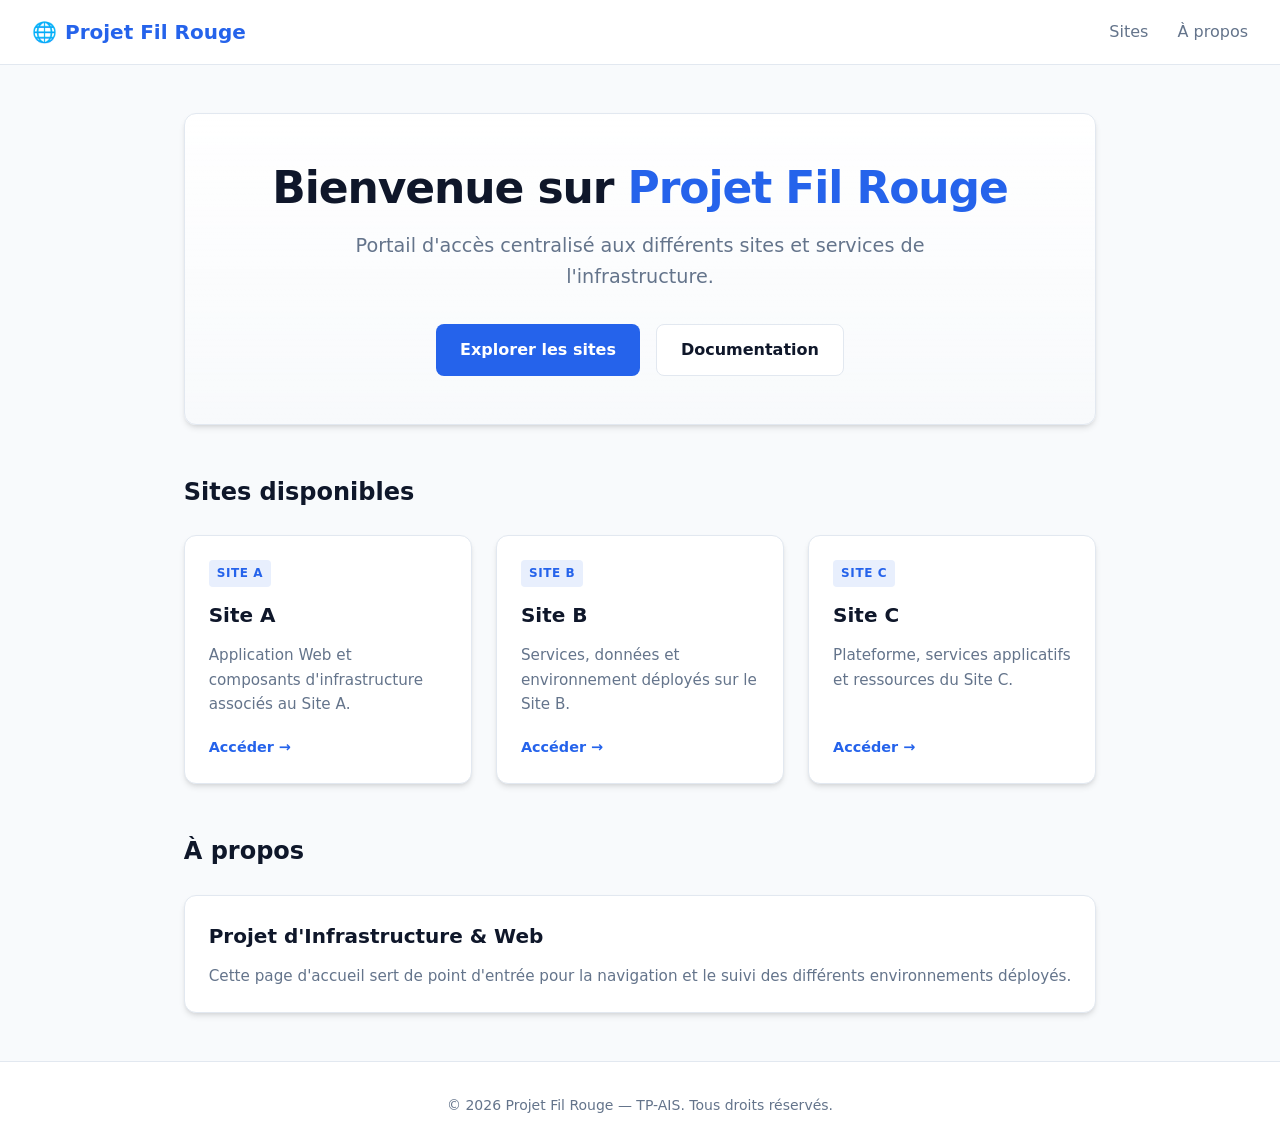
<file: index.html>
<!DOCTYPE html>
<html lang="fr">
<head>
  <meta charset="UTF-8" />
  <meta name="viewport" content="width=device-width, initial-scale=1.0" />
  <title>Bienvenue - Projet Fil Rouge</title>
  <style>
    :root {
      --primary: #2563eb;
      --primary-hover: #1d4ed8;
      --background: #f8fafc;
      --surface: #ffffff;
      --text: #0f172a;
      --text-muted: #64748b;
      --border: #e2e8f0;
      --card-hover: #f1f5f9;
      --radius: 12px;
      --shadow: 0 4px 6px -1px rgb(0 0 0 / 0.1), 0 2px 4px -2px rgb(0 0 0 / 0.1);
      --shadow-lg: 0 10px 15px -3px rgb(0 0 0 / 0.1), 0 4px 6px -4px rgb(0 0 0 / 0.1);
    }

    @media (prefers-color-scheme: dark) {
      :root {
        --primary: #3b82f6;
        --primary-hover: #60a5fa;
        --background: #0f172a;
        --surface: #1e293b;
        --text: #f8fafc;
        --text-muted: #94a3b8;
        --border: #334155;
        --card-hover: #273549;
        --shadow: 0 4px 6px -1px rgb(0 0 0 / 0.3);
        --shadow-lg: 0 10px 15px -3px rgb(0 0 0 / 0.4);
      }
    }

    * {
      box-sizing: border-box;
      margin: 0;
      padding: 0;
    }

    body {
      font-family: system-ui, -apple-system, BlinkMacSystemFont, 'Segoe UI', Roboto, Oxygen, Ubuntu, Cantarell, sans-serif;
      background-color: var(--background);
      color: var(--text);
      line-height: 1.6;
      min-height: 100vh;
      display: flex;
      flex-direction: column;
    }

    header {
      background: var(--surface);
      border-bottom: 1px solid var(--border);
      padding: 1rem 2rem;
      display: flex;
      justify-content: space-between;
      align-items: center;
    }

    .brand {
      font-size: 1.25rem;
      font-weight: 700;
      color: var(--primary);
      text-decoration: none;
      display: flex;
      align-items: center;
      gap: 0.5rem;
    }

    nav a {
      color: var(--text-muted);
      text-decoration: none;
      margin-left: 1.5rem;
      font-weight: 500;
      transition: color 0.2s ease;
    }

    nav a:hover {
      color: var(--primary);
    }

    main {
      flex: 1;
      max-width: 1000px;
      margin: 0 auto;
      padding: 3rem 1.5rem;
      display: flex;
      flex-direction: column;
      gap: 3rem;
    }

    .hero {
      text-align: center;
      padding: 3rem 1rem;
      background: linear-gradient(180deg, var(--surface) 0%, transparent 100%);
      border-radius: var(--radius);
      border: 1px solid var(--border);
      box-shadow: var(--shadow);
    }

    .hero h1 {
      font-size: 2.75rem;
      font-weight: 800;
      letter-spacing: -0.025em;
      margin-bottom: 1rem;
      line-height: 1.2;
    }

    .hero h1 span {
      color: var(--primary);
    }

    .hero p {
      font-size: 1.2rem;
      color: var(--text-muted);
      max-width: 600px;
      margin: 0 auto 2rem auto;
    }

    .cta-buttons {
      display: flex;
      gap: 1rem;
      justify-content: center;
      flex-wrap: wrap;
    }

    .btn {
      display: inline-flex;
      align-items: center;
      gap: 0.5rem;
      padding: 0.75rem 1.5rem;
      font-size: 1rem;
      font-weight: 600;
      border-radius: 8px;
      text-decoration: none;
      transition: all 0.2s ease;
      cursor: pointer;
    }

    .btn-primary {
      background-color: var(--primary);
      color: #ffffff;
      border: none;
    }

    .btn-primary:hover {
      background-color: var(--primary-hover);
      transform: translateY(-1px);
    }

    .btn-secondary {
      background-color: var(--surface);
      color: var(--text);
      border: 1px solid var(--border);
    }

    .btn-secondary:hover {
      background-color: var(--card-hover);
    }

    .grid-section {
      display: flex;
      flex-direction: column;
      gap: 1.5rem;
    }

    .grid-section h2 {
      font-size: 1.5rem;
      font-weight: 700;
    }

    .cards-grid {
      display: grid;
      grid-template-columns: repeat(auto-fit, minmax(280px, 1fr));
      gap: 1.5rem;
    }

    .card {
      background: var(--surface);
      border: 1px solid var(--border);
      border-radius: var(--radius);
      padding: 1.5rem;
      box-shadow: var(--shadow);
      text-decoration: none;
      color: inherit;
      transition: transform 0.2s ease, box-shadow 0.2s ease, border-color 0.2s ease;
      display: flex;
      flex-direction: column;
      gap: 0.75rem;
    }

    .card:hover {
      transform: translateY(-3px);
      box-shadow: var(--shadow-lg);
      border-color: var(--primary);
    }

    .card-badge {
      align-self: flex-start;
      font-size: 0.75rem;
      font-weight: 600;
      text-transform: uppercase;
      letter-spacing: 0.05em;
      padding: 0.25rem 0.5rem;
      border-radius: 4px;
      background: rgba(37, 99, 235, 0.1);
      color: var(--primary);
    }

    .card h3 {
      font-size: 1.25rem;
      font-weight: 600;
    }

    .card p {
      color: var(--text-muted);
      font-size: 0.95rem;
      flex-grow: 1;
    }

    .card .card-link {
      font-size: 0.9rem;
      font-weight: 600;
      color: var(--primary);
      display: inline-flex;
      align-items: center;
      gap: 0.25rem;
      margin-top: 0.5rem;
    }

    footer {
      background: var(--surface);
      border-top: 1px solid var(--border);
      text-align: center;
      padding: 2rem 1rem;
      color: var(--text-muted);
      font-size: 0.875rem;
      margin-top: auto;
    }
  </style>
</head>
<body>
  <header>
    <a href="#" class="brand">
      <span>🌐</span> Projet Fil Rouge
    </a>
    <nav>
      <a href="#sites">Sites</a>
      <a href="#about">À propos</a>
    </nav>
  </header>

  <main>
    <section class="hero">
      <h1>Bienvenue sur <span>Projet Fil Rouge</span></h1>
      <p>Portail d'accès centralisé aux différents sites et services de l'infrastructure.</p>
      <div class="cta-buttons">
        <a href="#sites" class="btn btn-primary">Explorer les sites</a>
        <a href="README.md" class="btn btn-secondary">Documentation</a>
      </div>
    </section>

    <section id="sites" class="grid-section">
      <h2>Sites disponibles</h2>
      <div class="cards-grid">
        <a href="./Site-A/" class="card">
          <span class="card-badge">Site A</span>
          <h3>Site A</h3>
          <p>Application Web et composants d'infrastructure associés au Site A.</p>
          <span class="card-link">Accéder &rarr;</span>
        </a>

        <a href="./Site-B/" class="card">
          <span class="card-badge">Site B</span>
          <h3>Site B</h3>
          <p>Services, données et environnement déployés sur le Site B.</p>
          <span class="card-link">Accéder &rarr;</span>
        </a>

        <a href="./Site-C/" class="card">
          <span class="card-badge">Site C</span>
          <h3>Site C</h3>
          <p>Plateforme, services applicatifs et ressources du Site C.</p>
          <span class="card-link">Accéder &rarr;</span>
        </a>
      </div>
    </section>

    <section id="about" class="grid-section">
      <h2>À propos</h2>
      <div class="card" style="cursor: default;">
        <h3>Projet d'Infrastructure & Web</h3>
        <p>Cette page d'accueil sert de point d'entrée pour la navigation et le suivi des différents environnements déployés.</p>
      </div>
    </section>
  </main>

  <footer>
    <p>&copy; 2026 Projet Fil Rouge — TP-AIS. Tous droits réservés.</p>
  </footer>
</body>
</html>
</file>
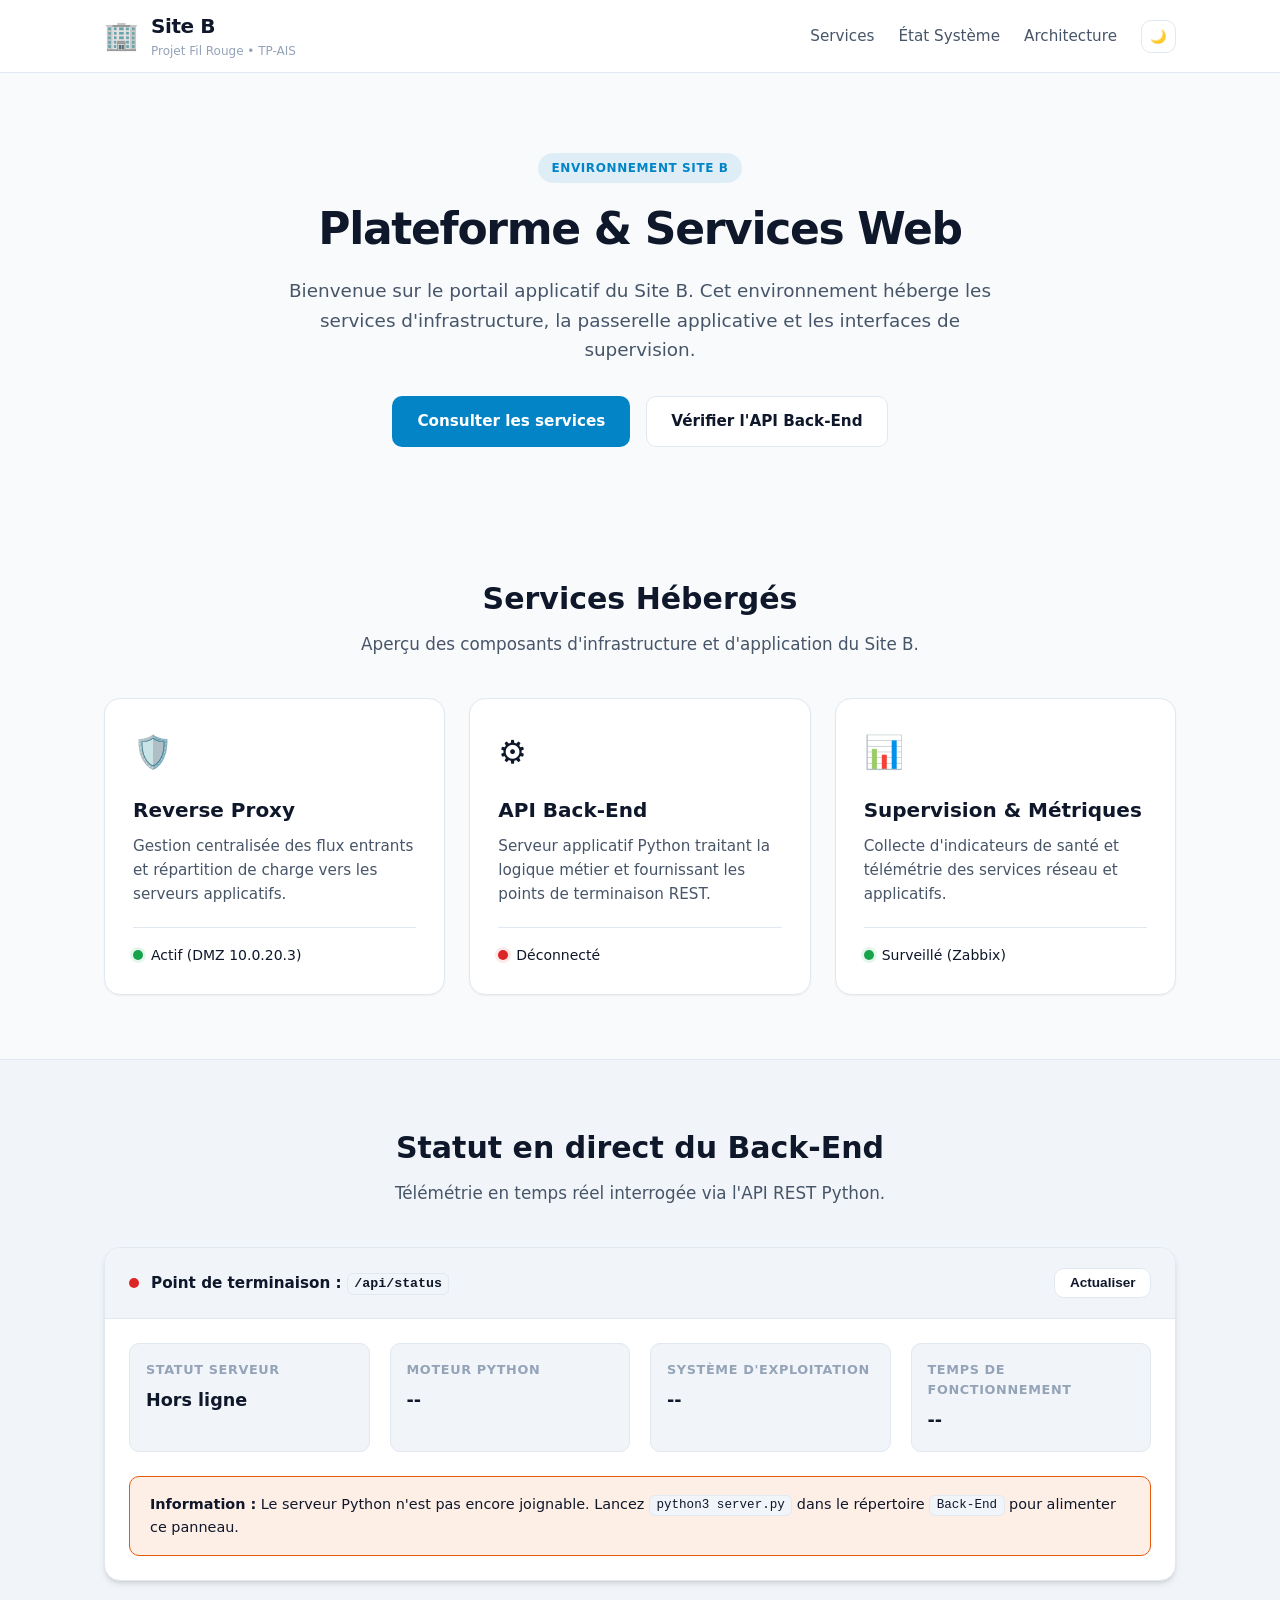
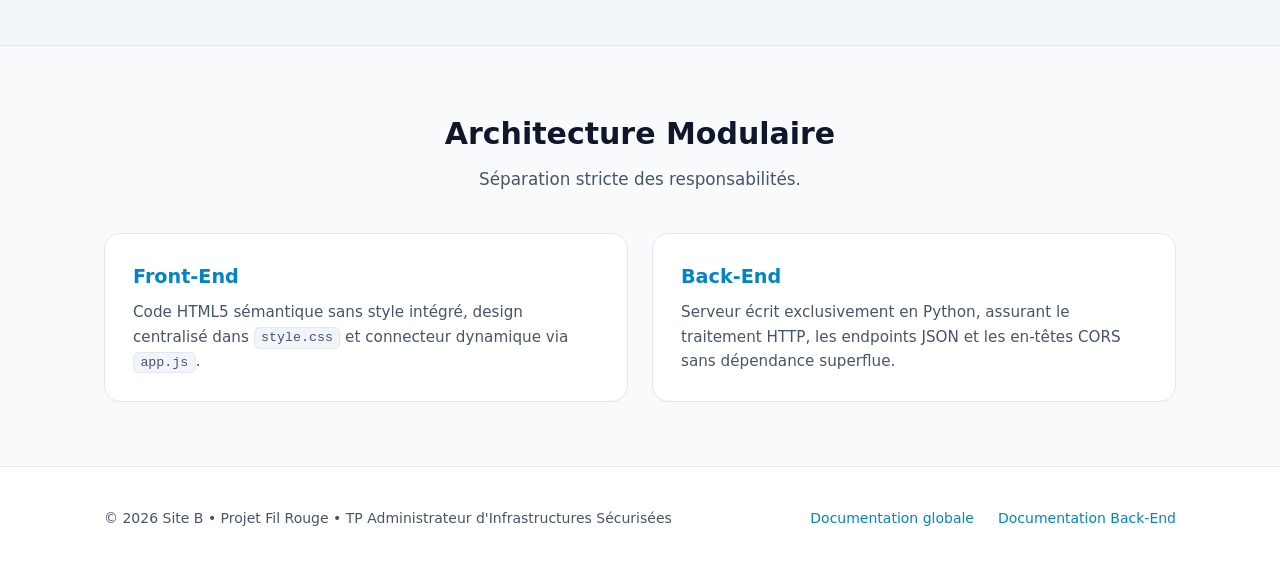
<file: Site-B/Application-Web/Front-End/index.html>
<!DOCTYPE html>
<html lang="fr">
<head>
  <meta charset="UTF-8">
  <meta name="viewport" content="width=device-width, initial-scale=1.0">
  <meta name="description" content="Portail d'accueil - Site B - Projet Fil Rouge">
  <title>Accueil - Site B | Projet Fil Rouge</title>
  <link rel="stylesheet" href="style.css">
  <script src="app.js" defer></script>
</head>
<body>
  <header class="site-header">
    <div class="container header-container">
      <div class="logo-group">
        <span class="logo-icon">🏢</span>
        <div class="logo-text">
          <h1>Site B</h1>
          <span class="sub-title">Projet Fil Rouge &bull; TP-AIS</span>
        </div>
      </div>
      <nav class="nav-menu" aria-label="Navigation principale">
        <a href="#services" class="nav-link">Services</a>
        <a href="#status" class="nav-link">État Système</a>
        <a href="#about" class="nav-link">Architecture</a>
        <button id="theme-toggle" class="btn-icon" aria-label="Basculer le thème">
          <span id="theme-icon" class="theme-icon">🌓</span>
        </button>
      </nav>
    </div>
  </header>

  <main class="main-content">
    <section class="hero-section">
      <div class="container hero-container">
        <span class="badge">Environnement Site B</span>
        <h2 class="hero-title">Plateforme &amp; Services Web</h2>
        <p class="hero-description">
          Bienvenue sur le portail applicatif du Site B. Cet environnement héberge les services
          d'infrastructure, la passerelle applicative et les interfaces de supervision.
        </p>
        <div class="hero-actions">
          <a href="#services" class="btn btn-primary">Consulter les services</a>
          <a href="#status" class="btn btn-outline">Vérifier l'API Back-End</a>
        </div>
      </div>
    </section>

    <section id="services" class="section">
      <div class="container">
        <div class="section-header">
          <h2 class="section-title">Services Hébergés</h2>
          <p class="section-subtitle">Aperçu des composants d'infrastructure et d'application du Site B.</p>
        </div>
        <div id="services-grid" class="grid grid-3">
          <article class="card">
            <div class="card-icon">🛡️</div>
            <h3 class="card-title">Reverse Proxy</h3>
            <p class="card-text">Gestion centralisée des flux entrants et répartition de charge vers les serveurs applicatifs.</p>
            <div class="card-footer">
              <span class="status-indicator online"></span>
              <span class="status-text">Actif (DMZ 10.0.20.3)</span>
            </div>
          </article>

          <article class="card">
            <div class="card-icon">⚙️</div>
            <h3 class="card-title">API Back-End</h3>
            <p class="card-text">Serveur applicatif Python traitant la logique métier et fournissant les points de terminaison REST.</p>
            <div class="card-footer">
              <span id="backend-indicator" class="status-indicator checking"></span>
              <span id="backend-status-text" class="status-text">Connexion en cours...</span>
            </div>
          </article>

          <article class="card">
            <div class="card-icon">📊</div>
            <h3 class="card-title">Supervision &amp; Métriques</h3>
            <p class="card-text">Collecte d'indicateurs de santé et télémétrie des services réseau et applicatifs.</p>
            <div class="card-footer">
              <span class="status-indicator online"></span>
              <span class="status-text">Surveillé (Zabbix)</span>
            </div>
          </article>
        </div>
      </div>
    </section>

    <section id="status" class="section section-alt">
      <div class="container">
        <div class="section-header">
          <h2 class="section-title">Statut en direct du Back-End</h2>
          <p class="section-subtitle">Télémétrie en temps réel interrogée via l'API REST Python.</p>
        </div>
        <div class="status-box">
          <div class="status-box-header">
            <div class="status-box-title">
              <span id="pulse-indicator" class="pulse-dot"></span>
              <span>Point de terminaison : <code>/api/status</code></span>
            </div>
            <button id="refresh-status-btn" class="btn btn-sm btn-outline">
              <span>Actualiser</span>
            </button>
          </div>
          <div class="status-box-body">
            <div class="telemetry-grid">
              <div class="telemetry-item">
                <span class="telemetry-label">Statut Serveur</span>
                <span id="telemetry-status" class="telemetry-value">--</span>
              </div>
              <div class="telemetry-item">
                <span class="telemetry-label">Moteur Python</span>
                <span id="telemetry-version" class="telemetry-value">--</span>
              </div>
              <div class="telemetry-item">
                <span class="telemetry-label">Système d'exploitation</span>
                <span id="telemetry-os" class="telemetry-value">--</span>
              </div>
              <div class="telemetry-item">
                <span class="telemetry-label">Temps de fonctionnement</span>
                <span id="telemetry-uptime" class="telemetry-value">--</span>
              </div>
            </div>
            <div id="connection-alert" class="alert hidden">
              <strong>Information :</strong> Le serveur Python n'est pas encore joignable. Lancez <code>python3 server.py</code> dans le répertoire <code>Back-End</code> pour alimenter ce panneau.
            </div>
          </div>
        </div>
      </div>
    </section>

    <section id="about" class="section">
      <div class="container">
        <div class="section-header">
          <h2 class="section-title">Architecture Modulaire</h2>
          <p class="section-subtitle">Séparation stricte des responsabilités.</p>
        </div>
        <div class="architecture-grid">
          <div class="arch-card">
            <h4>Front-End</h4>
            <p>Code HTML5 sémantique sans style intégré, design centralisé dans <code>style.css</code> et connecteur dynamique via <code>app.js</code>.</p>
          </div>
          <div class="arch-card">
            <h4>Back-End</h4>
            <p>Serveur écrit exclusivement en Python, assurant le traitement HTTP, les endpoints JSON et les en-têtes CORS sans dépendance superflue.</p>
          </div>
        </div>
      </div>
    </section>
  </main>

  <footer class="site-footer">
    <div class="container footer-container">
      <p>&copy; 2026 Site B &bull; Projet Fil Rouge &bull; TP Administrateur d'Infrastructures Sécurisées</p>
      <div class="footer-links">
        <a href="../../README.md">Documentation globale</a>
        <a href="../Back-End/README.md">Documentation Back-End</a>
      </div>
    </div>
  </footer>
</body>
</html>
</file>
<file: Site-B/Application-Web/Front-End/style.css>
/**
 * Site B - Application Web
 * Fichier de styles global (style.css)
 * Architecture : Variables CSS, Base, Composants, Utilitaires, Responsive
 */

/* ==========================================================================
   1. VARIABLES & DESIGN TOKENS
   ========================================================================== */
:root {
  /* Couleurs principales */
  --color-primary: #0284c7;
  --color-primary-hover: #0369a1;
  --color-primary-light: rgba(2, 132, 199, 0.1);
  --color-success: #16a34a;
  --color-success-bg: rgba(22, 163, 74, 0.1);
  --color-warning: #ea580c;
  --color-warning-bg: rgba(234, 88, 12, 0.1);
  --color-danger: #dc2626;

  /* Couleurs de fond et de surface */
  --bg-main: #f8fafc;
  --bg-surface: #ffffff;
  --bg-surface-alt: #f1f5f9;
  --bg-card-hover: #f8fafc;

  /* Typographie & Bordures */
  --text-primary: #0f172a;
  --text-secondary: #475569;
  --text-muted: #94a3b8;
  --border-color: #e2e8f0;
  --border-focus: #0284c7;

  /* Ombres & Rayons */
  --radius-sm: 6px;
  --radius-md: 10px;
  --radius-lg: 16px;
  --radius-full: 9999px;
  --shadow-sm: 0 1px 2px 0 rgb(0 0 0 / 0.05);
  --shadow-md: 0 4px 6px -1px rgb(0 0 0 / 0.1), 0 2px 4px -2px rgb(0 0 0 / 0.1);
  --shadow-lg: 0 10px 15px -3px rgb(0 0 0 / 0.1), 0 4px 6px -4px rgb(0 0 0 / 0.1);

  /* Transitions */
  --transition-fast: 0.15s ease;
  --transition-normal: 0.25s ease;
}

/* Thème sombre manuel ou basé sur les préférences système */
[data-theme="dark"] {
  --color-primary: #38bdf8;
  --color-primary-hover: #7dd3fc;
  --color-primary-light: rgba(56, 189, 248, 0.15);

  --bg-main: #0b1120;
  --bg-surface: #1e293b;
  --bg-surface-alt: #0f172a;
  --bg-card-hover: #273549;

  --text-primary: #f8fafc;
  --text-secondary: #cbd5e1;
  --text-muted: #64748b;
  --border-color: #334155;
  --shadow-md: 0 4px 6px -1px rgb(0 0 0 / 0.3);
  --shadow-lg: 0 10px 15px -3px rgb(0 0 0 / 0.4);
}

@media (prefers-color-scheme: dark) {
  :root:not([data-theme="light"]) {
    --color-primary: #38bdf8;
    --color-primary-hover: #7dd3fc;
    --color-primary-light: rgba(56, 189, 248, 0.15);

    --bg-main: #0b1120;
    --bg-surface: #1e293b;
    --bg-surface-alt: #0f172a;
    --bg-card-hover: #273549;

    --text-primary: #f8fafc;
    --text-secondary: #cbd5e1;
    --text-muted: #64748b;
    --border-color: #334155;
    --shadow-md: 0 4px 6px -1px rgb(0 0 0 / 0.3);
    --shadow-lg: 0 10px 15px -3px rgb(0 0 0 / 0.4);
  }
}

/* ==========================================================================
   2. RESET & BASE
   ========================================================================== */
*, *::before, *::after {
  box-sizing: border-box;
  margin: 0;
  padding: 0;
}

html {
  scroll-behavior: smooth;
}

body {
  font-family: system-ui, -apple-system, BlinkMacSystemFont, "Segoe UI", Roboto, "Helvetica Neue", Arial, sans-serif;
  background-color: var(--bg-main);
  color: var(--text-primary);
  line-height: 1.6;
  min-height: 100vh;
  display: flex;
  flex-direction: column;
}

a {
  color: var(--color-primary);
  text-decoration: none;
  transition: color var(--transition-fast);
}

code {
  font-family: ui-monospace, SFMono-Regular, Menlo, Monaco, Consolas, monospace;
  font-size: 0.875em;
  background-color: var(--bg-surface-alt);
  padding: 0.15rem 0.4rem;
  border-radius: var(--radius-sm);
  border: 1px solid var(--border-color);
}

/* ==========================================================================
   3. CONTENEURS & DISPOSITION
   ========================================================================== */
.container {
  width: 100%;
  max-width: 1120px;
  margin-left: auto;
  margin-right: auto;
  padding-left: 1.5rem;
  padding-right: 1.5rem;
}

.main-content {
  flex: 1;
}

.section {
  padding: 4rem 0;
}

.section-alt {
  background-color: var(--bg-surface-alt);
  border-top: 1px solid var(--border-color);
  border-bottom: 1px solid var(--border-color);
}

.section-header {
  text-align: center;
  margin-bottom: 2.5rem;
}

.section-title {
  font-size: 1.875rem;
  font-weight: 700;
  margin-bottom: 0.5rem;
}

.section-subtitle {
  color: var(--text-secondary);
  font-size: 1.05rem;
}

/* Grilles */
.grid {
  display: grid;
  gap: 1.5rem;
}

.grid-3 {
  grid-template-columns: repeat(auto-fit, minmax(280px, 1fr));
}

/* ==========================================================================
   4. EN-TÊTE & NAVIGATION
   ========================================================================== */
.site-header {
  background-color: var(--bg-surface);
  border-bottom: 1px solid var(--border-color);
  position: sticky;
  top: 0;
  z-index: 50;
  backdrop-filter: blur(8px);
}

.header-container {
  display: flex;
  justify-content: space-between;
  align-items: center;
  height: 4.5rem;
}

.logo-group {
  display: flex;
  align-items: center;
  gap: 0.75rem;
}

.logo-icon {
  font-size: 1.75rem;
}

.logo-text h1 {
  font-size: 1.25rem;
  font-weight: 800;
  letter-spacing: -0.02em;
  color: var(--text-primary);
}

.sub-title {
  font-size: 0.75rem;
  color: var(--text-muted);
  display: block;
}

.nav-menu {
  display: flex;
  align-items: center;
  gap: 1.5rem;
}

.nav-link {
  font-weight: 500;
  font-size: 0.95rem;
  color: var(--text-secondary);
}

.nav-link:hover {
  color: var(--color-primary);
}

/* ==========================================================================
   5. BOUTONS & BADGES
   ========================================================================== */
.btn {
  display: inline-flex;
  align-items: center;
  justify-content: center;
  font-weight: 600;
  font-size: 0.95rem;
  padding: 0.75rem 1.5rem;
  border-radius: var(--radius-md);
  border: 1px solid transparent;
  cursor: pointer;
  transition: all var(--transition-fast);
}

.btn-primary {
  background-color: var(--color-primary);
  color: #ffffff;
}

.btn-primary:hover {
  background-color: var(--color-primary-hover);
  color: #ffffff;
  transform: translateY(-1px);
}

.btn-outline {
  background-color: var(--bg-surface);
  color: var(--text-primary);
  border-color: var(--border-color);
}

.btn-outline:hover {
  background-color: var(--bg-card-hover);
  border-color: var(--color-primary);
}

.btn-sm {
  padding: 0.4rem 0.9rem;
  font-size: 0.85rem;
}

.btn-icon {
  background: transparent;
  border: 1px solid var(--border-color);
  border-radius: var(--radius-md);
  padding: 0.5rem;
  cursor: pointer;
  display: flex;
  align-items: center;
  justify-content: center;
  color: var(--text-primary);
  transition: background-color var(--transition-fast);
}

.btn-icon:hover {
  background-color: var(--bg-surface-alt);
}

.badge {
  display: inline-block;
  font-size: 0.75rem;
  font-weight: 700;
  text-transform: uppercase;
  letter-spacing: 0.05em;
  padding: 0.35rem 0.85rem;
  border-radius: var(--radius-full);
  background-color: var(--color-primary-light);
  color: var(--color-primary);
  margin-bottom: 1.25rem;
}

/* ==========================================================================
   6. HERO SECTION
   ========================================================================== */
.hero-section {
  padding: 5rem 0 4rem;
  text-align: center;
}

.hero-container {
  max-width: 760px;
}

.hero-title {
  font-size: 2.75rem;
  font-weight: 800;
  letter-spacing: -0.03em;
  line-height: 1.2;
  margin-bottom: 1.25rem;
}

.hero-description {
  font-size: 1.15rem;
  color: var(--text-secondary);
  margin-bottom: 2rem;
}

.hero-actions {
  display: flex;
  gap: 1rem;
  justify-content: center;
  flex-wrap: wrap;
}

/* ==========================================================================
   7. CARTES (CARDS)
   ========================================================================== */
.card {
  background-color: var(--bg-surface);
  border: 1px solid var(--border-color);
  border-radius: var(--radius-lg);
  padding: 1.75rem;
  box-shadow: var(--shadow-sm);
  display: flex;
  flex-direction: column;
  transition: transform var(--transition-normal), box-shadow var(--transition-normal), border-color var(--transition-normal);
}

.card:hover {
  transform: translateY(-3px);
  box-shadow: var(--shadow-md);
  border-color: var(--color-primary);
}

.card-icon {
  font-size: 2rem;
  margin-bottom: 1rem;
}

.card-title {
  font-size: 1.25rem;
  font-weight: 700;
  margin-bottom: 0.5rem;
}

.card-text {
  color: var(--text-secondary);
  font-size: 0.95rem;
  flex-grow: 1;
  margin-bottom: 1.25rem;
}

.card-footer {
  display: flex;
  align-items: center;
  gap: 0.5rem;
  padding-top: 1rem;
  border-top: 1px solid var(--border-color);
  font-size: 0.875rem;
  font-weight: 500;
}

/* ==========================================================================
   8. STATUS & TELEMETRIE
   ========================================================================== */
.status-indicator {
  width: 10px;
  height: 10px;
  border-radius: 50%;
  display: inline-block;
}

.status-indicator.online {
  background-color: var(--color-success);
  box-shadow: 0 0 0 3px var(--color-success-bg);
}

.status-indicator.offline {
  background-color: var(--color-danger);
  box-shadow: 0 0 0 3px rgba(220, 38, 38, 0.1);
}

.status-indicator.checking {
  background-color: var(--color-warning);
  box-shadow: 0 0 0 3px var(--color-warning-bg);
}

.status-box {
  background-color: var(--bg-surface);
  border: 1px solid var(--border-color);
  border-radius: var(--radius-lg);
  box-shadow: var(--shadow-md);
  overflow: hidden;
}

.status-box-header {
  display: flex;
  justify-content: space-between;
  align-items: center;
  padding: 1.25rem 1.5rem;
  border-bottom: 1px solid var(--border-color);
  background-color: var(--bg-surface-alt);
}

.status-box-title {
  display: flex;
  align-items: center;
  gap: 0.75rem;
  font-weight: 600;
  font-size: 0.95rem;
}

.pulse-dot {
  width: 10px;
  height: 10px;
  border-radius: 50%;
  background-color: var(--color-success);
  position: relative;
}

.pulse-dot.offline {
  background-color: var(--color-danger);
}

.pulse-dot.checking {
  background-color: var(--color-warning);
}

.status-box-body {
  padding: 1.5rem;
}

.telemetry-grid {
  display: grid;
  grid-template-columns: repeat(auto-fit, minmax(200px, 1fr));
  gap: 1.25rem;
}

.telemetry-item {
  padding: 1rem;
  background-color: var(--bg-surface-alt);
  border: 1px solid var(--border-color);
  border-radius: var(--radius-md);
  display: flex;
  flex-direction: column;
  gap: 0.35rem;
}

.telemetry-label {
  font-size: 0.8rem;
  font-weight: 600;
  color: var(--text-muted);
  text-transform: uppercase;
  letter-spacing: 0.05em;
}

.telemetry-value {
  font-size: 1.1rem;
  font-weight: 700;
  color: var(--text-primary);
}

/* Alertes */
.alert {
  margin-top: 1.5rem;
  padding: 1rem 1.25rem;
  border-radius: var(--radius-md);
  font-size: 0.9rem;
  background-color: var(--color-warning-bg);
  border: 1px solid var(--color-warning);
  color: var(--text-primary);
}

.alert.hidden {
  display: none;
}

/* Architecture section */
.architecture-grid {
  display: grid;
  grid-template-columns: repeat(auto-fit, minmax(300px, 1fr));
  gap: 1.5rem;
}

.arch-card {
  background-color: var(--bg-surface);
  border: 1px solid var(--border-color);
  border-radius: var(--radius-lg);
  padding: 1.75rem;
}

.arch-card h4 {
  font-size: 1.2rem;
  font-weight: 700;
  margin-bottom: 0.5rem;
  color: var(--color-primary);
}

.arch-card p {
  color: var(--text-secondary);
  font-size: 0.95rem;
}

/* ==========================================================================
   9. PIED DE PAGE (FOOTER)
   ========================================================================== */
.site-footer {
  background-color: var(--bg-surface);
  border-top: 1px solid var(--border-color);
  padding: 2.5rem 0;
  margin-top: auto;
  font-size: 0.875rem;
  color: var(--text-secondary);
}

.footer-container {
  display: flex;
  justify-content: space-between;
  align-items: center;
  flex-wrap: wrap;
  gap: 1rem;
}

.footer-links {
  display: flex;
  gap: 1.5rem;
}

/* ==========================================================================
   10. RESPONSIVE
   ========================================================================== */
@media (max-width: 640px) {
  .hero-title {
    font-size: 2rem;
  }

  .nav-menu {
    gap: 1rem;
  }

  .nav-link {
    display: none;
  }

  .footer-container {
    flex-direction: column;
    text-align: center;
  }
}
</file>
